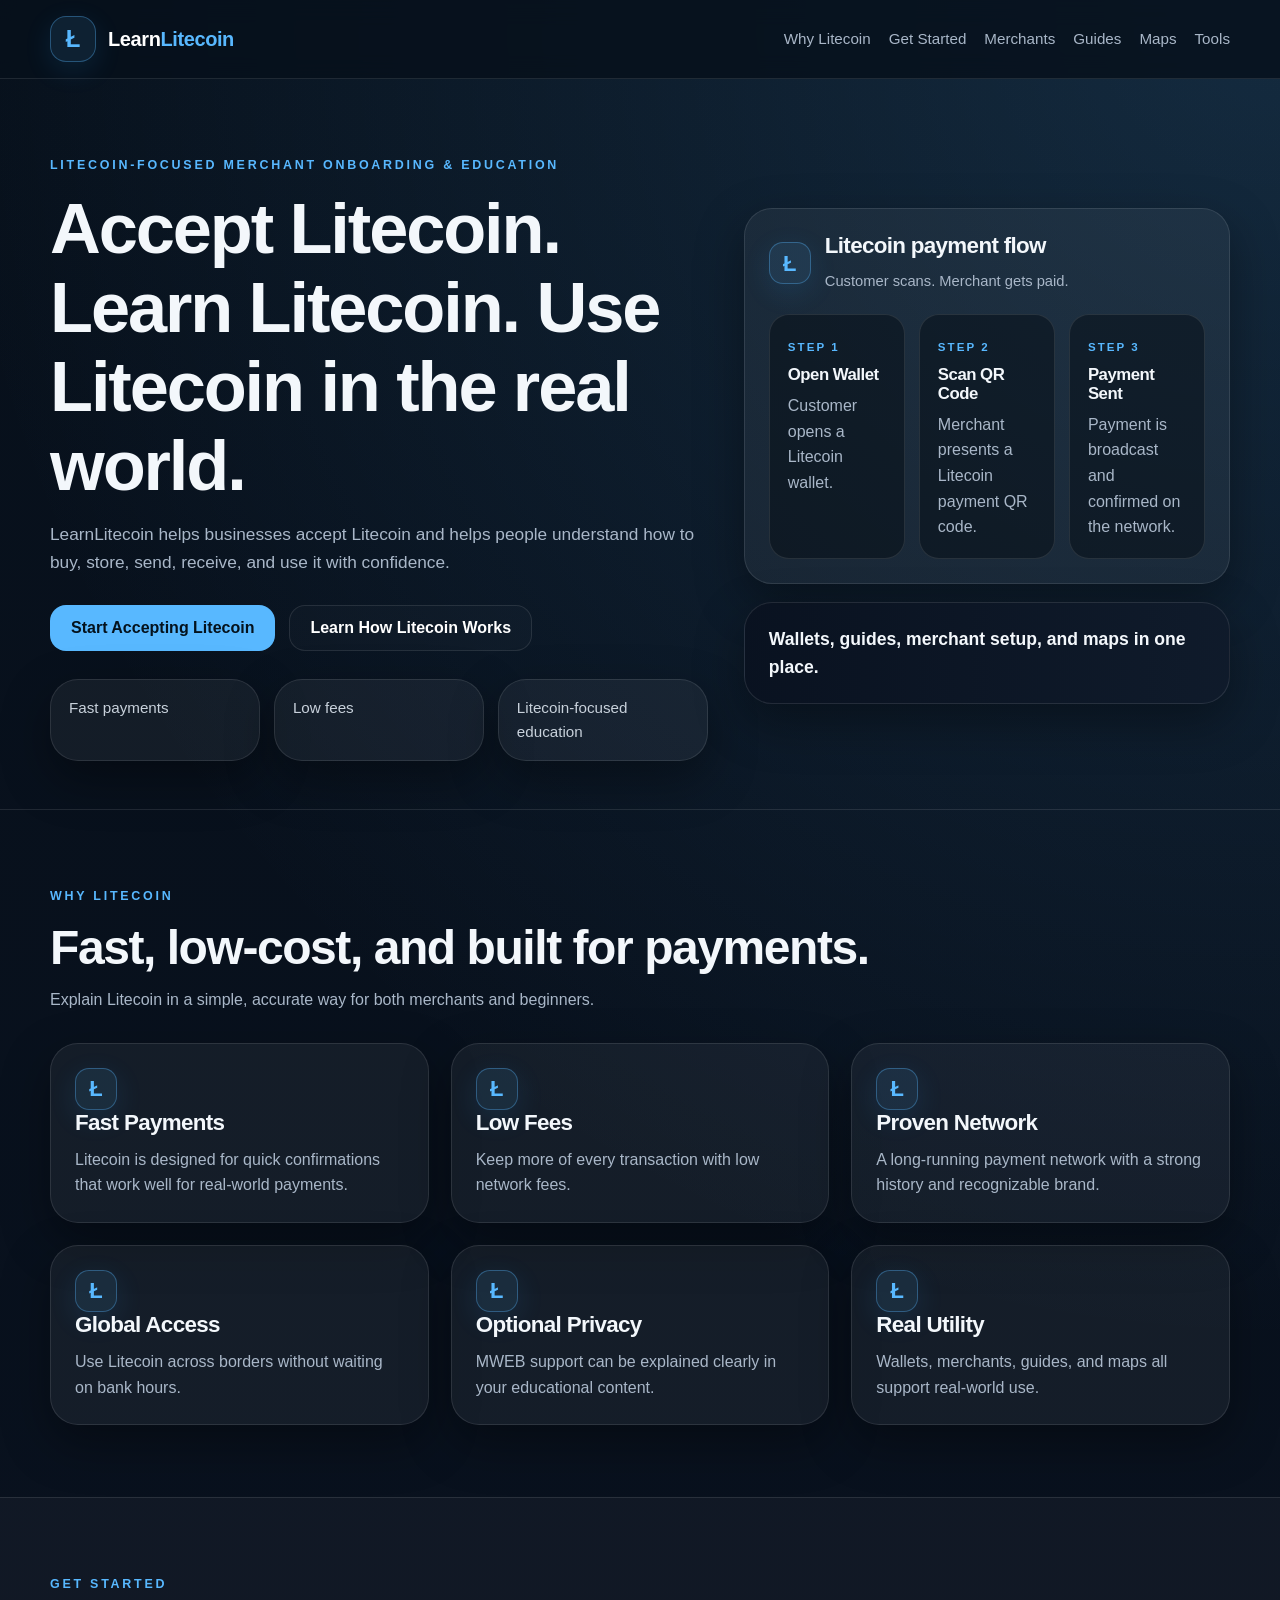
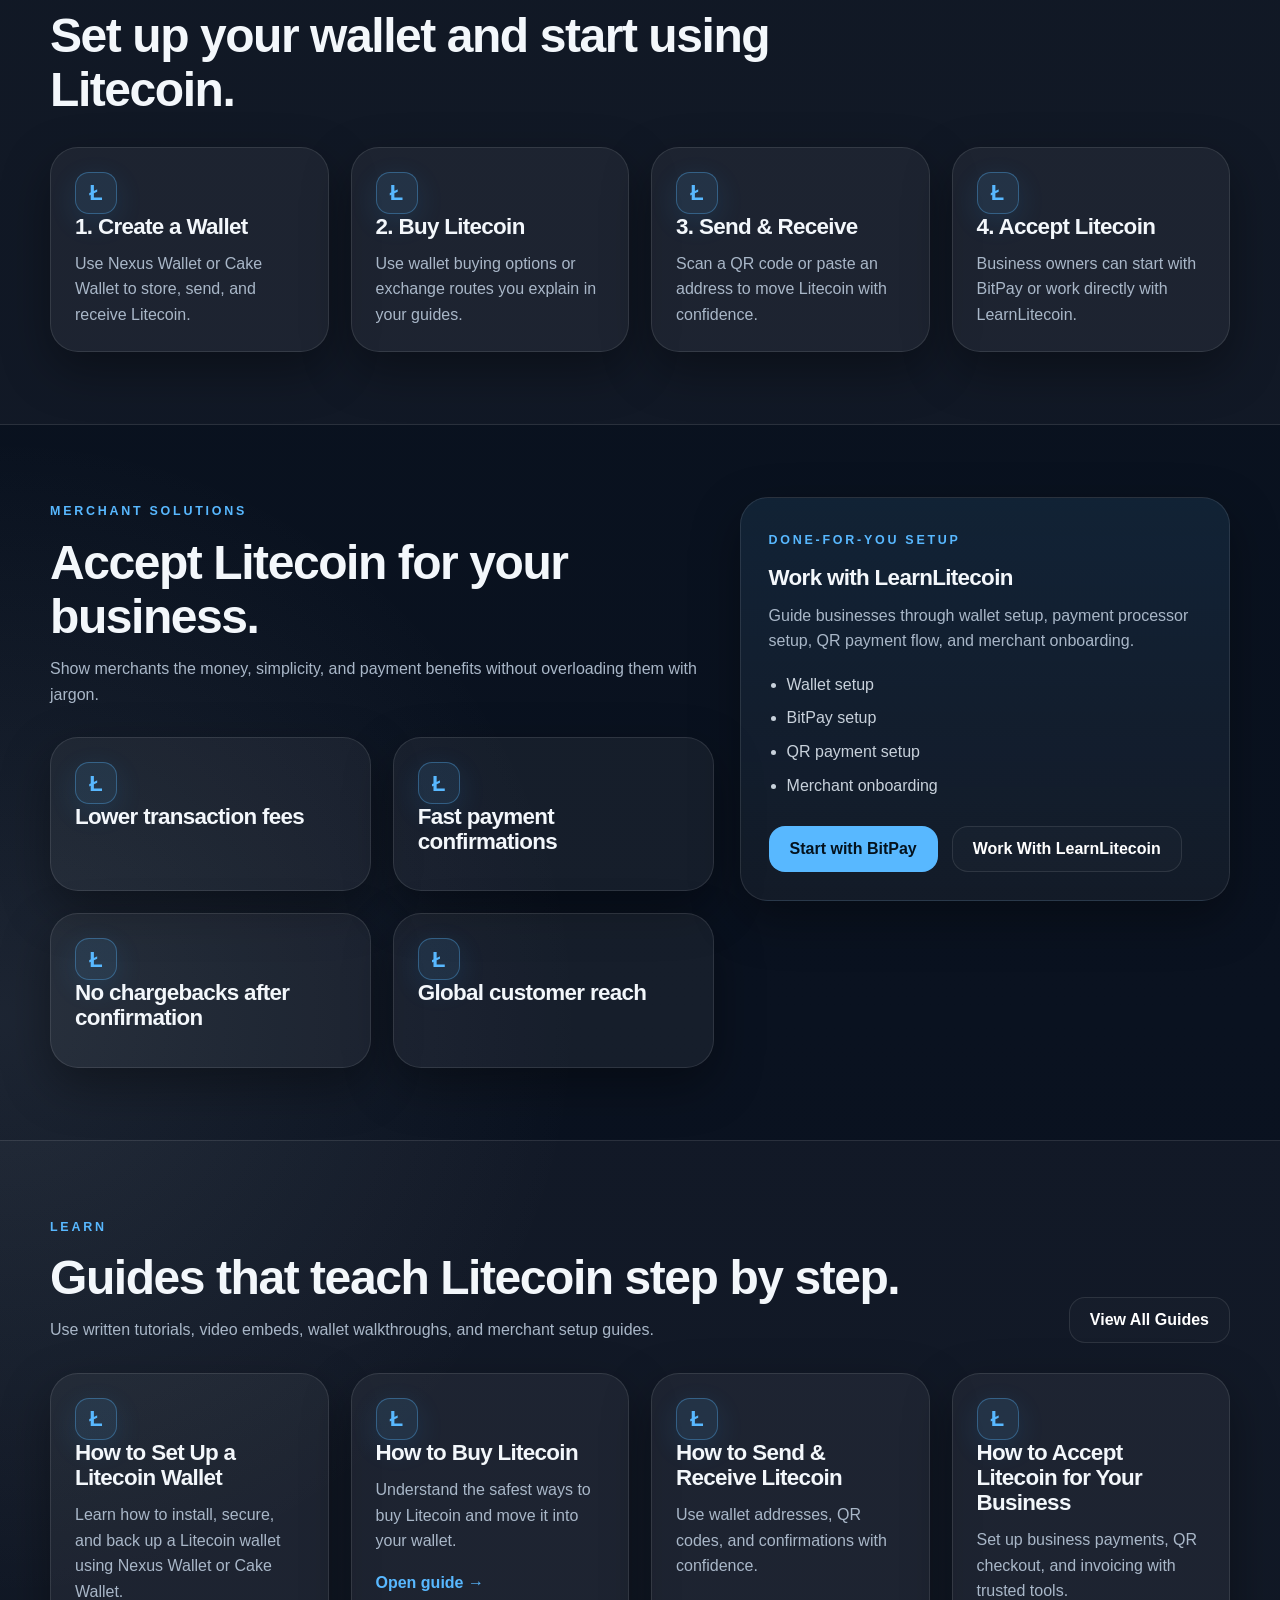
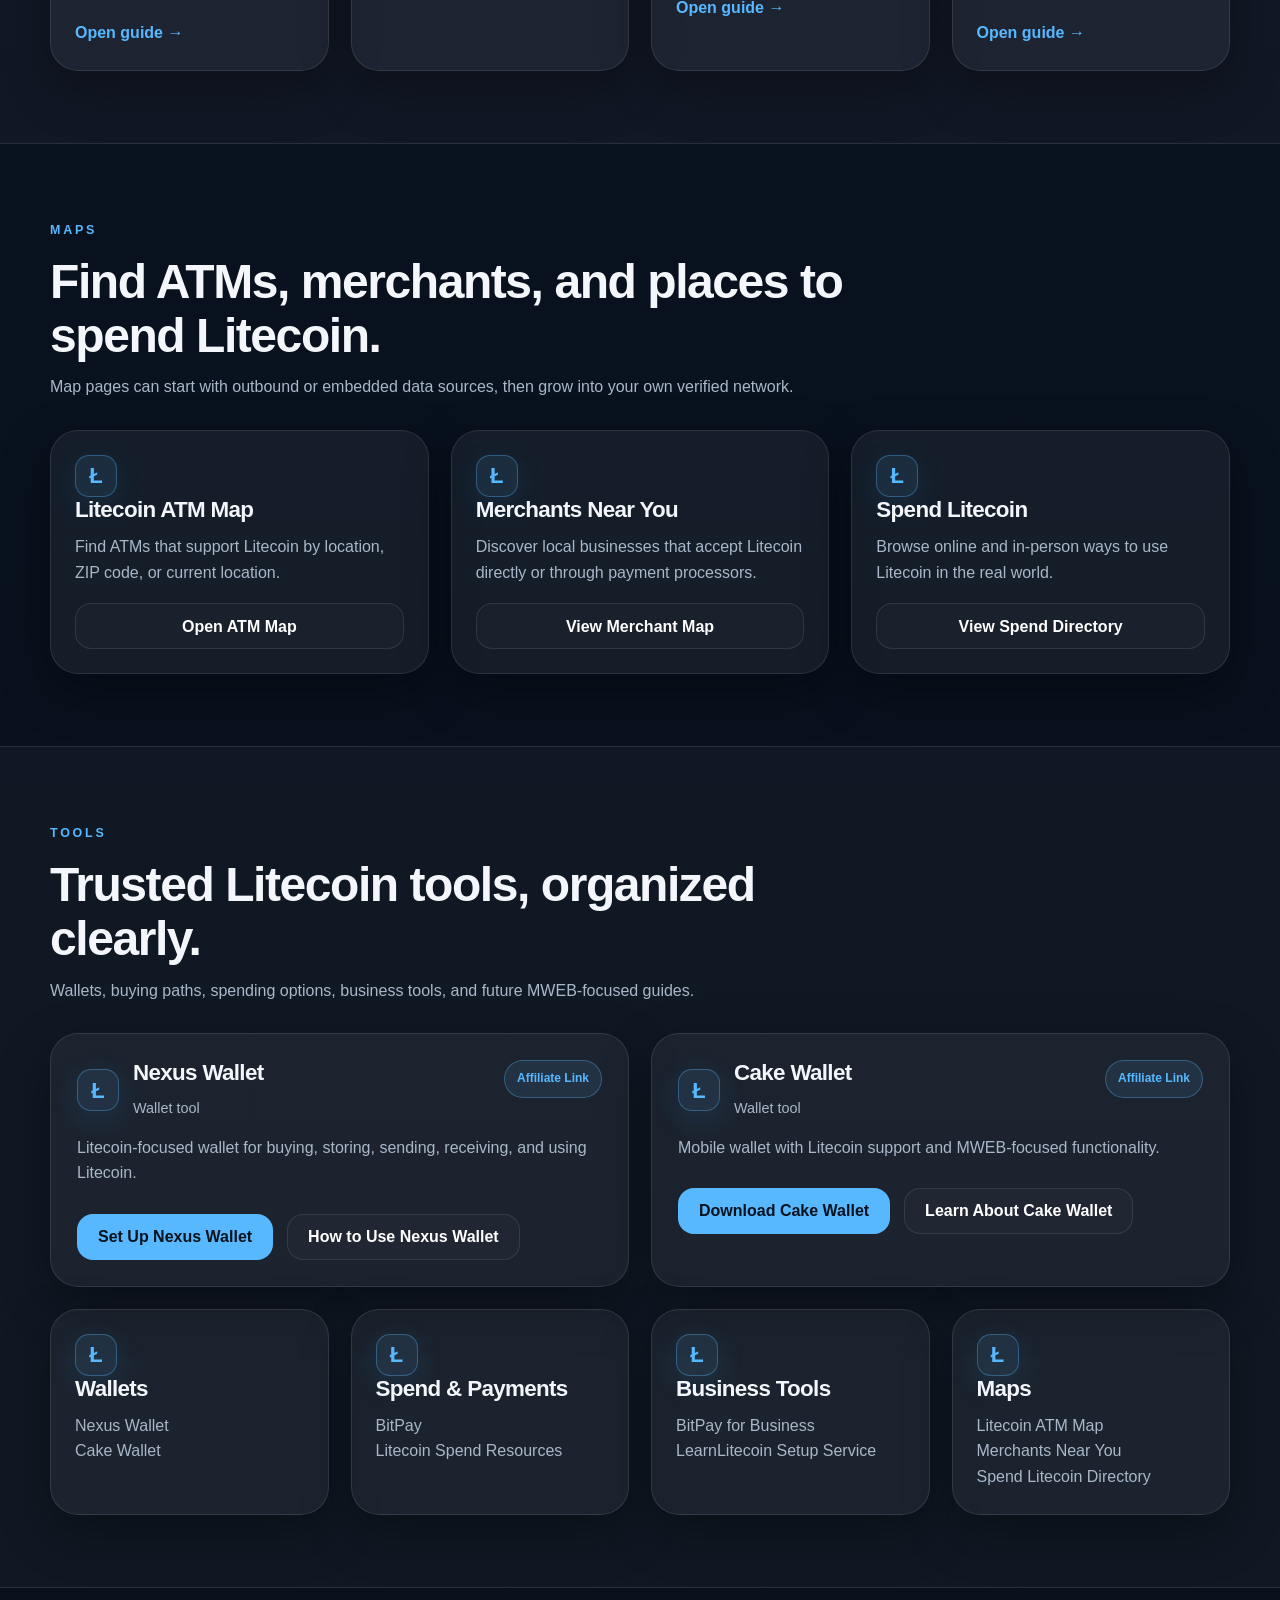
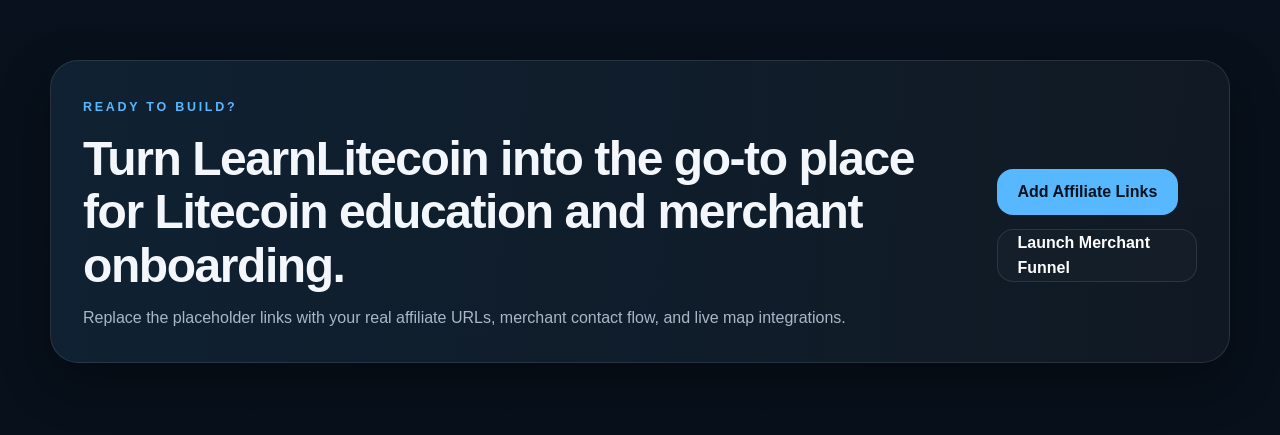
<file: index.html>
<!DOCTYPE html>
<html lang="en">
<head>
  <meta charset="UTF-8" />
  <meta name="viewport" content="width=device-width, initial-scale=1.0" />
  <title>LearnLitecoin</title>
  <meta name="description" content="LearnLitecoin helps businesses accept Litecoin and helps people learn how to buy, use, and understand Litecoin." />
  <link rel="stylesheet" href="styles.css" />
</head>
<body>
  <header class="site-header">
    <div class="container nav">
      <a class="brand" href="index.html">
        <span class="brand-coin">Ł</span>
        <span class="brand-text"><span class="learn">Learn</span><span class="litecoin">Litecoin</span></span>
      </a>

      <nav class="nav-links">
        <a href="#why-litecoin">Why Litecoin</a>
        <a href="#get-started">Get Started</a>
        <a href="#merchant-solutions">Merchants</a>
        <a href="#learn">Guides</a>
        <a href="#maps">Maps</a>
        <a href="#tools">Tools</a>
      </nav>
    </div>
  </header>

  <main>
    <section class="hero">
      <div class="container hero-grid">
        <div class="hero-copy">
          <div class="eyebrow">Litecoin-focused merchant onboarding & education</div>
          <h1>Accept Litecoin. Learn Litecoin. Use Litecoin in the real world.</h1>
          <p class="lead">
            LearnLitecoin helps businesses accept Litecoin and helps people understand how to buy,
            store, send, receive, and use it with confidence.
          </p>

          <div class="hero-actions">
            <a class="btn btn-primary" href="#merchant-solutions">Start Accepting Litecoin</a>
            <a class="btn btn-secondary" href="guides.html">Learn How Litecoin Works</a>
          </div>

          <div class="stat-row">
            <div class="stat-card">Fast payments</div>
            <div class="stat-card">Low fees</div>
            <div class="stat-card">Litecoin-focused education</div>
          </div>
        </div>

        <div class="hero-panel">
          <div class="panel-card">
            <div class="panel-title-row">
              <div class="mini-coin">Ł</div>
              <div>
                <h3>Litecoin payment flow</h3>
                <p>Customer scans. Merchant gets paid.</p>
              </div>
            </div>

            <div class="steps-grid">
              <div class="step-card">
                <span class="step-label">Step 1</span>
                <h4>Open Wallet</h4>
                <p>Customer opens a Litecoin wallet.</p>
              </div>
              <div class="step-card">
                <span class="step-label">Step 2</span>
                <h4>Scan QR Code</h4>
                <p>Merchant presents a Litecoin payment QR code.</p>
              </div>
              <div class="step-card">
                <span class="step-label">Step 3</span>
                <h4>Payment Sent</h4>
                <p>Payment is broadcast and confirmed on the network.</p>
              </div>
            </div>
          </div>

          <div class="panel-banner">
            Wallets, guides, merchant setup, and maps in one place.
          </div>
        </div>
      </div>
    </section>

    <section id="why-litecoin" class="section">
      <div class="container">
        <div class="section-heading">
          <div class="eyebrow">Why Litecoin</div>
          <h2>Fast, low-cost, and built for payments.</h2>
          <p>Explain Litecoin in a simple, accurate way for both merchants and beginners.</p>
        </div>

        <div class="card-grid three">
          <article class="feature-card">
            <div class="coin-badge">Ł</div>
            <h3>Fast Payments</h3>
            <p>Litecoin is designed for quick confirmations that work well for real-world payments.</p>
          </article>
          <article class="feature-card">
            <div class="coin-badge">Ł</div>
            <h3>Low Fees</h3>
            <p>Keep more of every transaction with low network fees.</p>
          </article>
          <article class="feature-card">
            <div class="coin-badge">Ł</div>
            <h3>Proven Network</h3>
            <p>A long-running payment network with a strong history and recognizable brand.</p>
          </article>
          <article class="feature-card">
            <div class="coin-badge">Ł</div>
            <h3>Global Access</h3>
            <p>Use Litecoin across borders without waiting on bank hours.</p>
          </article>
          <article class="feature-card">
            <div class="coin-badge">Ł</div>
            <h3>Optional Privacy</h3>
            <p>MWEB support can be explained clearly in your educational content.</p>
          </article>
          <article class="feature-card">
            <div class="coin-badge">Ł</div>
            <h3>Real Utility</h3>
            <p>Wallets, merchants, guides, and maps all support real-world use.</p>
          </article>
        </div>
      </div>
    </section>

    <section id="get-started" class="section section-alt">
      <div class="container">
        <div class="section-heading">
          <div class="eyebrow">Get Started</div>
          <h2>Set up your wallet and start using Litecoin.</h2>
        </div>

        <div class="card-grid four">
          <article class="feature-card">
            <div class="coin-badge">Ł</div>
            <h3>1. Create a Wallet</h3>
            <p>Use Nexus Wallet or Cake Wallet to store, send, and receive Litecoin.</p>
          </article>
          <article class="feature-card">
            <div class="coin-badge">Ł</div>
            <h3>2. Buy Litecoin</h3>
            <p>Use wallet buying options or exchange routes you explain in your guides.</p>
          </article>
          <article class="feature-card">
            <div class="coin-badge">Ł</div>
            <h3>3. Send &amp; Receive</h3>
            <p>Scan a QR code or paste an address to move Litecoin with confidence.</p>
          </article>
          <article class="feature-card">
            <div class="coin-badge">Ł</div>
            <h3>4. Accept Litecoin</h3>
            <p>Business owners can start with BitPay or work directly with LearnLitecoin.</p>
          </article>
        </div>
      </div>
    </section>

    <section id="merchant-solutions" class="section">
      <div class="container split-grid">
        <div>
          <div class="section-heading left">
            <div class="eyebrow">Merchant Solutions</div>
            <h2>Accept Litecoin for your business.</h2>
            <p>Show merchants the money, simplicity, and payment benefits without overloading them with jargon.</p>
          </div>

          <div class="card-grid two">
            <article class="mini-card">
              <div class="coin-badge">Ł</div>
              <h3>Lower transaction fees</h3>
            </article>
            <article class="mini-card">
              <div class="coin-badge">Ł</div>
              <h3>Fast payment confirmations</h3>
            </article>
            <article class="mini-card">
              <div class="coin-badge">Ł</div>
              <h3>No chargebacks after confirmation</h3>
            </article>
            <article class="mini-card">
              <div class="coin-badge">Ł</div>
              <h3>Global customer reach</h3>
            </article>
          </div>
        </div>

        <aside class="service-panel">
          <div class="eyebrow">Done-for-you setup</div>
          <h3>Work with LearnLitecoin</h3>
          <p>Guide businesses through wallet setup, payment processor setup, QR payment flow, and merchant onboarding.</p>
          <ul class="check-list">
            <li>Wallet setup</li>
            <li>BitPay setup</li>
            <li>QR payment setup</li>
            <li>Merchant onboarding</li>
          </ul>
          <div class="panel-actions">
            <a class="btn btn-primary" href="#bitpay-affiliate-link">Start with BitPay</a>
            <a class="btn btn-secondary" href="mailto:you@example.com">Work With LearnLitecoin</a>
          </div>
        </aside>
      </div>
    </section>

    <section id="learn" class="section section-alt">
      <div class="container">
        <div class="section-heading heading-row">
          <div>
            <div class="eyebrow">Learn</div>
            <h2>Guides that teach Litecoin step by step.</h2>
            <p>Use written tutorials, video embeds, wallet walkthroughs, and merchant setup guides.</p>
          </div>
          <a class="btn btn-secondary" href="guides.html">View All Guides</a>
        </div>

        <div class="card-grid four">
          <article class="feature-card">
            <div class="coin-badge">Ł</div>
            <h3>How to Set Up a Litecoin Wallet</h3>
            <p>Learn how to install, secure, and back up a Litecoin wallet using Nexus Wallet or Cake Wallet.</p>
            <a class="text-link" href="guides.html#wallet-guide">Open guide →</a>
          </article>
          <article class="feature-card">
            <div class="coin-badge">Ł</div>
            <h3>How to Buy Litecoin</h3>
            <p>Understand the safest ways to buy Litecoin and move it into your wallet.</p>
            <a class="text-link" href="guides.html#buy-guide">Open guide →</a>
          </article>
          <article class="feature-card">
            <div class="coin-badge">Ł</div>
            <h3>How to Send &amp; Receive Litecoin</h3>
            <p>Use wallet addresses, QR codes, and confirmations with confidence.</p>
            <a class="text-link" href="guides.html#send-guide">Open guide →</a>
          </article>
          <article class="feature-card">
            <div class="coin-badge">Ł</div>
            <h3>How to Accept Litecoin for Your Business</h3>
            <p>Set up business payments, QR checkout, and invoicing with trusted tools.</p>
            <a class="text-link" href="guides.html#merchant-guide">Open guide →</a>
          </article>
        </div>
      </div>
    </section>

    <section id="maps" class="section">
      <div class="container">
        <div class="section-heading">
          <div class="eyebrow">Maps</div>
          <h2>Find ATMs, merchants, and places to spend Litecoin.</h2>
          <p>Map pages can start with outbound or embedded data sources, then grow into your own verified network.</p>
        </div>

        <div class="card-grid three">
          <article class="feature-card">
            <div class="coin-badge">Ł</div>
            <h3>Litecoin ATM Map</h3>
            <p>Find ATMs that support Litecoin by location, ZIP code, or current location.</p>
            <a class="btn btn-secondary btn-full" href="#atm-map-link">Open ATM Map</a>
          </article>
          <article class="feature-card">
            <div class="coin-badge">Ł</div>
            <h3>Merchants Near You</h3>
            <p>Discover local businesses that accept Litecoin directly or through payment processors.</p>
            <a class="btn btn-secondary btn-full" href="#merchant-map-link">View Merchant Map</a>
          </article>
          <article class="feature-card">
            <div class="coin-badge">Ł</div>
            <h3>Spend Litecoin</h3>
            <p>Browse online and in-person ways to use Litecoin in the real world.</p>
            <a class="btn btn-secondary btn-full" href="#spend-directory-link">View Spend Directory</a>
          </article>
        </div>
      </div>
    </section>

    <section id="tools" class="section section-alt">
      <div class="container">
        <div class="section-heading">
          <div class="eyebrow">Tools</div>
          <h2>Trusted Litecoin tools, organized clearly.</h2>
          <p>Wallets, buying paths, spending options, business tools, and future MWEB-focused guides.</p>
        </div>

        <div class="tools-grid">
          <article class="tool-card wide">
            <div class="tool-header">
              <div class="tool-title-wrap">
                <div class="coin-badge">Ł</div>
                <div>
                  <h3>Nexus Wallet</h3>
                  <p>Wallet tool</p>
                </div>
              </div>
              <span class="affiliate-badge">Affiliate Link</span>
            </div>
            <p>Litecoin-focused wallet for buying, storing, sending, receiving, and using Litecoin.</p>
            <div class="tool-actions">
              <a class="btn btn-primary" href="#nexus-affiliate-link">Set Up Nexus Wallet</a>
              <a class="btn btn-secondary" href="guides.html#wallet-guide">How to Use Nexus Wallet</a>
            </div>
          </article>

          <article class="tool-card wide">
            <div class="tool-header">
              <div class="tool-title-wrap">
                <div class="coin-badge">Ł</div>
                <div>
                  <h3>Cake Wallet</h3>
                  <p>Wallet tool</p>
                </div>
              </div>
              <span class="affiliate-badge">Affiliate Link</span>
            </div>
            <p>Mobile wallet with Litecoin support and MWEB-focused functionality.</p>
            <div class="tool-actions">
              <a class="btn btn-primary" href="#cake-affiliate-link">Download Cake Wallet</a>
              <a class="btn btn-secondary" href="guides.html#wallet-guide">Learn About Cake Wallet</a>
            </div>
          </article>
        </div>

        <div class="card-grid four top-gap">
          <article class="mini-card">
            <div class="coin-badge">Ł</div>
            <h3>Wallets</h3>
            <p>Nexus Wallet<br />Cake Wallet</p>
          </article>
          <article class="mini-card">
            <div class="coin-badge">Ł</div>
            <h3>Spend &amp; Payments</h3>
            <p>BitPay<br />Litecoin Spend Resources</p>
          </article>
          <article class="mini-card">
            <div class="coin-badge">Ł</div>
            <h3>Business Tools</h3>
            <p>BitPay for Business<br />LearnLitecoin Setup Service</p>
          </article>
          <article class="mini-card">
            <div class="coin-badge">Ł</div>
            <h3>Maps</h3>
            <p>Litecoin ATM Map<br />Merchants Near You<br />Spend Litecoin Directory</p>
          </article>
        </div>
      </div>
    </section>

    <section class="section">
      <div class="container">
        <div class="cta-band">
          <div>
            <div class="eyebrow">Ready to build?</div>
            <h2>Turn LearnLitecoin into the go-to place for Litecoin education and merchant onboarding.</h2>
            <p>Replace the placeholder links with your real affiliate URLs, merchant contact flow, and live map integrations.</p>
          </div>
          <div class="panel-actions">
            <a class="btn btn-primary" href="#nexus-affiliate-link">Add Affiliate Links</a>
            <a class="btn btn-secondary" href="#merchant-solutions">Launch Merchant Funnel</a>
          </div>
        </div>
      </div>
    </section>
  </main>
</body>
</html>
</file>
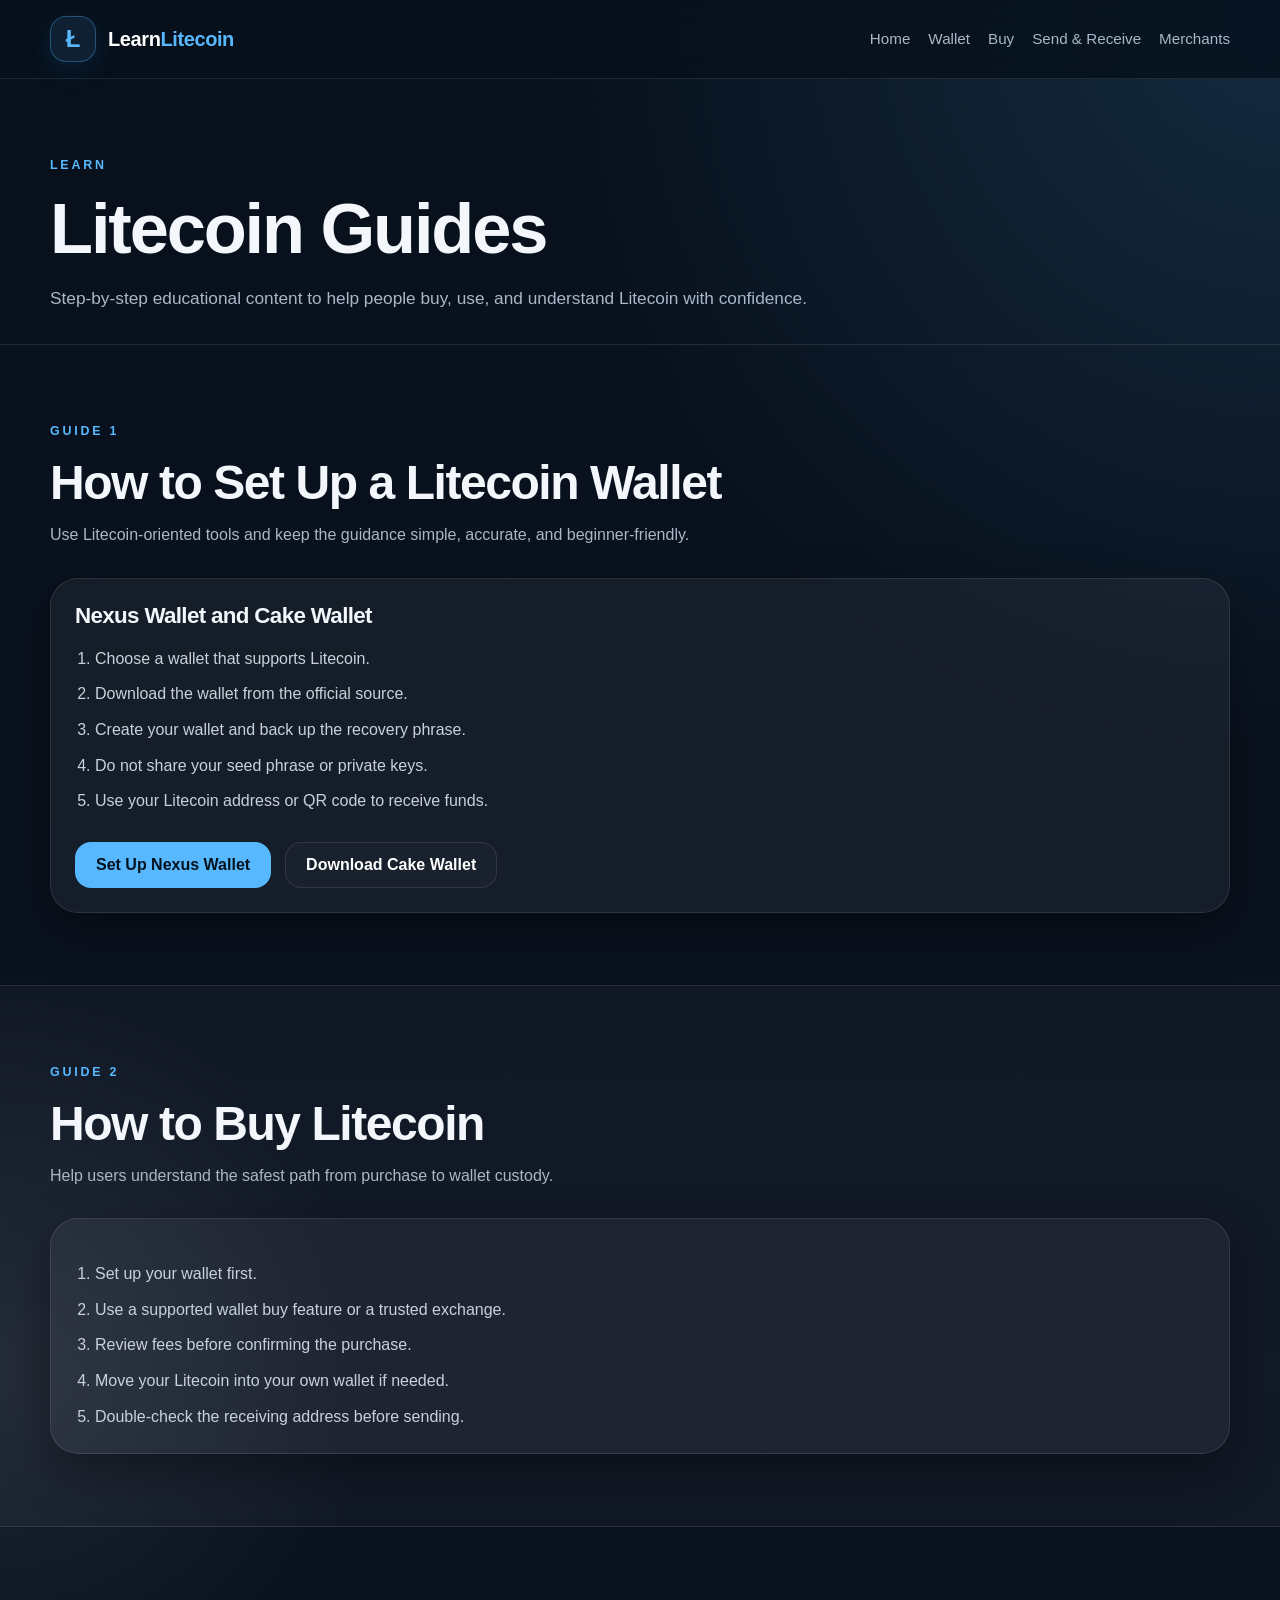
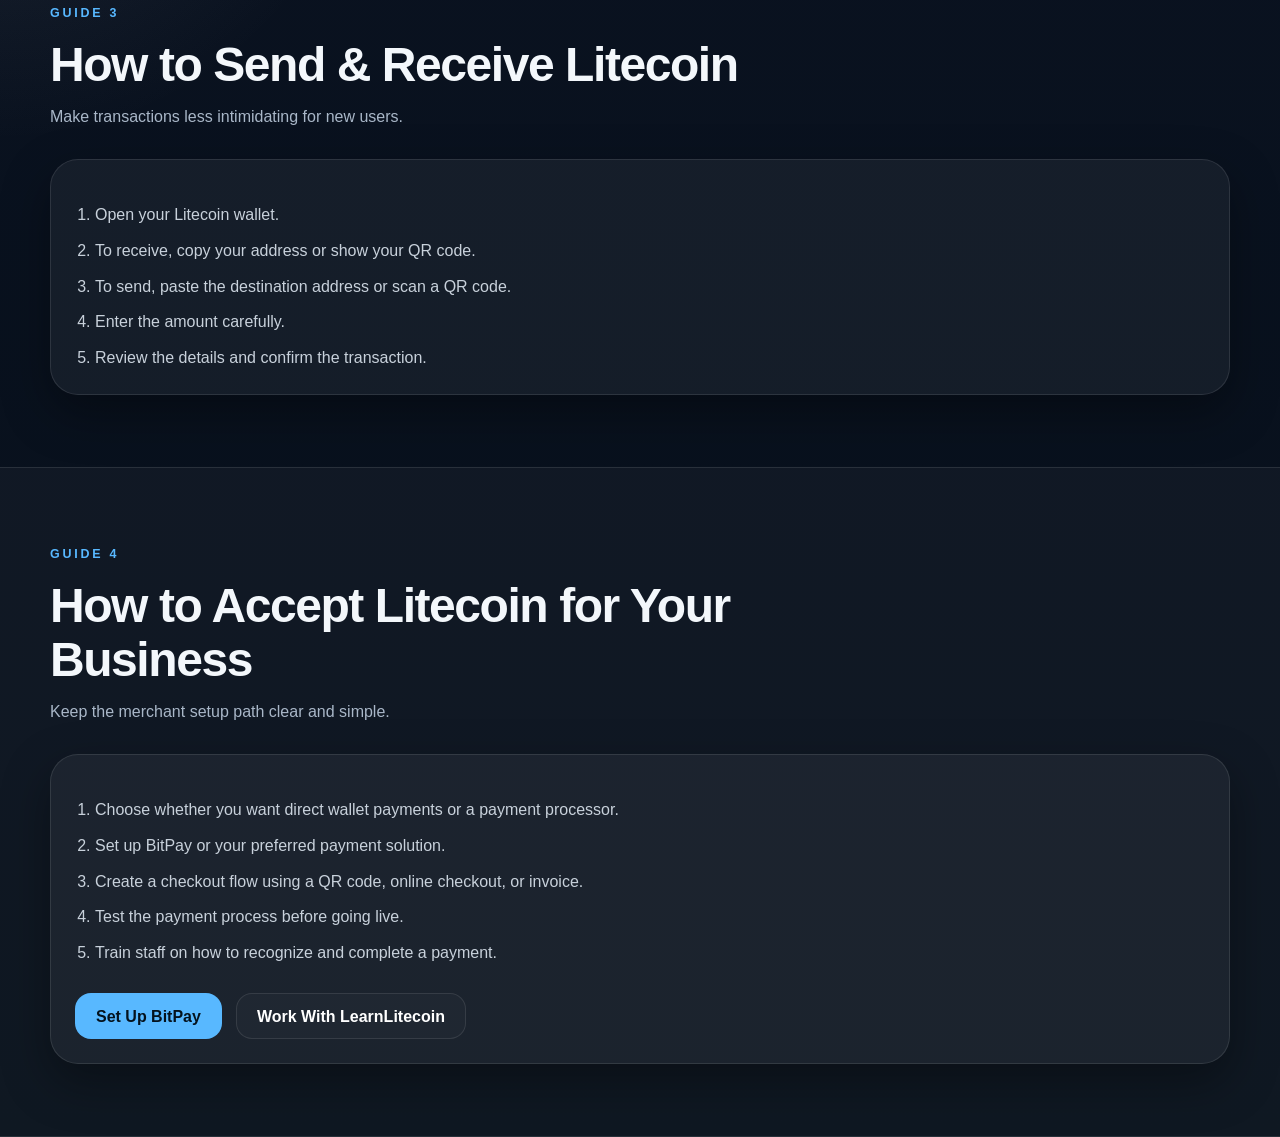
<file: guides.html>
<!DOCTYPE html>
<html lang="en">
<head>
  <meta charset="UTF-8" />
  <meta name="viewport" content="width=device-width, initial-scale=1.0" />
  <title>LearnLitecoin Guides</title>
  <meta name="description" content="Step-by-step Litecoin guides for wallets, buying, sending, receiving, and merchant setup." />
  <link rel="stylesheet" href="styles.css" />
</head>
<body>
  <header class="site-header">
    <div class="container nav">
      <a class="brand" href="index.html">
        <span class="brand-coin">Ł</span>
        <span class="brand-text"><span class="learn">Learn</span><span class="litecoin">Litecoin</span></span>
      </a>
      <nav class="nav-links">
        <a href="index.html">Home</a>
        <a href="#wallet-guide">Wallet</a>
        <a href="#buy-guide">Buy</a>
        <a href="#send-guide">Send & Receive</a>
        <a href="#merchant-guide">Merchants</a>
      </nav>
    </div>
  </header>

  <main>
    <section class="hero hero-small">
      <div class="container">
        <div class="eyebrow">Learn</div>
        <h1>Litecoin Guides</h1>
        <p class="lead">Step-by-step educational content to help people buy, use, and understand Litecoin with confidence.</p>
      </div>
    </section>

    <section class="section" id="wallet-guide">
      <div class="container">
        <div class="section-heading left">
          <div class="eyebrow">Guide 1</div>
          <h2>How to Set Up a Litecoin Wallet</h2>
          <p>Use Litecoin-oriented tools and keep the guidance simple, accurate, and beginner-friendly.</p>
        </div>

        <div class="guide-card">
          <h3>Nexus Wallet and Cake Wallet</h3>
          <ol class="guide-list">
            <li>Choose a wallet that supports Litecoin.</li>
            <li>Download the wallet from the official source.</li>
            <li>Create your wallet and back up the recovery phrase.</li>
            <li>Do not share your seed phrase or private keys.</li>
            <li>Use your Litecoin address or QR code to receive funds.</li>
          </ol>
          <div class="tool-actions">
            <a class="btn btn-primary" href="#nexus-affiliate-link">Set Up Nexus Wallet</a>
            <a class="btn btn-secondary" href="#cake-affiliate-link">Download Cake Wallet</a>
          </div>
        </div>
      </div>
    </section>

    <section class="section section-alt" id="buy-guide">
      <div class="container">
        <div class="section-heading left">
          <div class="eyebrow">Guide 2</div>
          <h2>How to Buy Litecoin</h2>
          <p>Help users understand the safest path from purchase to wallet custody.</p>
        </div>

        <div class="guide-card">
          <ol class="guide-list">
            <li>Set up your wallet first.</li>
            <li>Use a supported wallet buy feature or a trusted exchange.</li>
            <li>Review fees before confirming the purchase.</li>
            <li>Move your Litecoin into your own wallet if needed.</li>
            <li>Double-check the receiving address before sending.</li>
          </ol>
        </div>
      </div>
    </section>

    <section class="section" id="send-guide">
      <div class="container">
        <div class="section-heading left">
          <div class="eyebrow">Guide 3</div>
          <h2>How to Send &amp; Receive Litecoin</h2>
          <p>Make transactions less intimidating for new users.</p>
        </div>

        <div class="guide-card">
          <ol class="guide-list">
            <li>Open your Litecoin wallet.</li>
            <li>To receive, copy your address or show your QR code.</li>
            <li>To send, paste the destination address or scan a QR code.</li>
            <li>Enter the amount carefully.</li>
            <li>Review the details and confirm the transaction.</li>
          </ol>
        </div>
      </div>
    </section>

    <section class="section section-alt" id="merchant-guide">
      <div class="container">
        <div class="section-heading left">
          <div class="eyebrow">Guide 4</div>
          <h2>How to Accept Litecoin for Your Business</h2>
          <p>Keep the merchant setup path clear and simple.</p>
        </div>

        <div class="guide-card">
          <ol class="guide-list">
            <li>Choose whether you want direct wallet payments or a payment processor.</li>
            <li>Set up BitPay or your preferred payment solution.</li>
            <li>Create a checkout flow using a QR code, online checkout, or invoice.</li>
            <li>Test the payment process before going live.</li>
            <li>Train staff on how to recognize and complete a payment.</li>
          </ol>
          <div class="tool-actions">
            <a class="btn btn-primary" href="#bitpay-affiliate-link">Set Up BitPay</a>
            <a class="btn btn-secondary" href="mailto:you@example.com">Work With LearnLitecoin</a>
          </div>
        </div>
      </div>
    </section>
  </main>
</body>
</html>
</file>
<file: styles.css>
:root {
  --bg: #08111d;
  --bg-alt: #0d1725;
  --panel: rgba(255, 255, 255, 0.05);
  --panel-strong: rgba(255, 255, 255, 0.07);
  --line: rgba(255, 255, 255, 0.10);
  --text: #f3f7fb;
  --muted: #a9b7c8;
  --blue: #58b8ff;
  --blue-strong: #2fa8ff;
  --silver: #c8d1db;
  --shadow: 0 18px 48px rgba(0, 0, 0, 0.35);
  --radius: 28px;
  --radius-sm: 18px;
  --container: 1180px;
}

* {
  box-sizing: border-box;
}

html {
  scroll-behavior: smooth;
}

body {
  margin: 0;
  font-family: Arial, Helvetica, sans-serif;
  color: var(--text);
  background:
    radial-gradient(circle at top right, rgba(88, 184, 255, 0.16), transparent 25%),
    radial-gradient(circle at left center, rgba(200, 209, 219, 0.10), transparent 20%),
    linear-gradient(180deg, #07101b 0%, #0a1220 50%, #07101b 100%);
  line-height: 1.6;
}

a {
  color: var(--blue);
  text-decoration: none;
}

a:hover {
  opacity: 0.92;
}

.container {
  width: min(var(--container), calc(100% - 32px));
  margin: 0 auto;
}

.site-header {
  position: sticky;
  top: 0;
  z-index: 50;
  backdrop-filter: blur(12px);
  background: rgba(7, 16, 27, 0.82);
  border-bottom: 1px solid var(--line);
}

.nav {
  display: flex;
  align-items: center;
  justify-content: space-between;
  gap: 18px;
  padding: 16px 0;
}

.brand {
  display: flex;
  align-items: center;
  gap: 12px;
  color: white;
}

.brand-coin,
.mini-coin,
.coin-badge {
  display: inline-flex;
  align-items: center;
  justify-content: center;
  color: var(--blue);
  background: rgba(88, 184, 255, 0.10);
  border: 1px solid rgba(88, 184, 255, 0.35);
  box-shadow: 0 8px 28px rgba(47, 168, 255, 0.12);
}

.brand-coin {
  width: 46px;
  height: 46px;
  border-radius: 16px;
  font-size: 24px;
  font-weight: 900;
}

.mini-coin,
.coin-badge {
  width: 42px;
  height: 42px;
  border-radius: 14px;
  font-size: 22px;
  font-weight: 900;
}

.brand-text {
  font-size: 1.25rem;
  font-weight: 800;
  letter-spacing: -0.02em;
}

.brand-text .learn {
  color: white;
}

.brand-text .litecoin {
  color: var(--blue);
}

.nav-links {
  display: flex;
  flex-wrap: wrap;
  gap: 18px;
}

.nav-links a {
  color: var(--muted);
  font-size: 0.95rem;
}

.nav-links a:hover {
  color: var(--blue);
}

.hero {
  padding: 72px 0 48px;
  border-bottom: 1px solid var(--line);
}

.hero-small {
  padding-bottom: 32px;
}

.hero-grid {
  display: grid;
  grid-template-columns: 1.15fr 0.85fr;
  gap: 36px;
  align-items: center;
}

.eyebrow {
  display: inline-block;
  margin-bottom: 14px;
  font-size: 0.78rem;
  text-transform: uppercase;
  letter-spacing: 0.22em;
  color: var(--blue);
  font-weight: 700;
}

h1, h2, h3, h4 {
  margin: 0 0 12px;
  line-height: 1.12;
  letter-spacing: -0.03em;
}

h1 {
  font-size: clamp(2.5rem, 6vw, 4.4rem);
  max-width: 900px;
}

h2 {
  font-size: clamp(2rem, 4vw, 3rem);
}

h3 {
  font-size: 1.4rem;
}

p {
  margin: 0;
  color: var(--muted);
}

.lead {
  font-size: 1.08rem;
  max-width: 760px;
  margin-top: 16px;
}

.hero-actions,
.tool-actions,
.panel-actions {
  display: flex;
  flex-wrap: wrap;
  gap: 14px;
  margin-top: 28px;
}

.btn {
  display: inline-flex;
  align-items: center;
  justify-content: center;
  min-height: 46px;
  padding: 0 20px;
  border-radius: 16px;
  font-weight: 700;
  transition: 0.2s ease;
  border: 1px solid transparent;
}

.btn-primary {
  background: var(--blue);
  color: #04121d;
}

.btn-primary:hover {
  background: #7cc9ff;
}

.btn-secondary {
  border-color: var(--line);
  color: white;
  background: rgba(255,255,255,0.02);
}

.btn-secondary:hover {
  border-color: rgba(88, 184, 255, 0.45);
  color: var(--blue);
}

.btn-full {
  width: 100%;
  margin-top: 18px;
}

.stat-row {
  display: grid;
  grid-template-columns: repeat(3, 1fr);
  gap: 14px;
  margin-top: 28px;
  max-width: 720px;
}

.stat-card,
.panel-card,
.panel-banner,
.feature-card,
.mini-card,
.service-panel,
.tool-card,
.guide-card,
.cta-band {
  border: 1px solid var(--line);
  background: var(--panel);
  border-radius: var(--radius);
  box-shadow: var(--shadow);
}

.stat-card {
  padding: 16px 18px;
  color: var(--silver);
  font-size: 0.95rem;
}

.hero-panel {
  display: grid;
  gap: 18px;
}

.panel-card {
  padding: 24px;
}

.panel-title-row {
  display: flex;
  gap: 14px;
  align-items: center;
  margin-bottom: 20px;
}

.panel-title-row p {
  font-size: 0.92rem;
}

.steps-grid {
  display: grid;
  grid-template-columns: repeat(3, 1fr);
  gap: 14px;
}

.step-card {
  padding: 18px;
  border: 1px solid var(--line);
  border-radius: 20px;
  background: rgba(4, 10, 17, 0.45);
}

.step-label {
  display: inline-block;
  margin-bottom: 10px;
  font-size: 0.72rem;
  text-transform: uppercase;
  letter-spacing: 0.18em;
  color: var(--blue);
  font-weight: 700;
}

.step-card h4 {
  font-size: 1.05rem;
  margin-bottom: 8px;
}

.panel-banner {
  padding: 22px 24px;
  font-size: 1.1rem;
  font-weight: 700;
  background: linear-gradient(90deg, rgba(10,18,32,0.95), rgba(16,27,43,0.95));
}

.section {
  padding: 72px 0;
}

.section-alt {
  background: rgba(255,255,255,0.03);
  border-top: 1px solid var(--line);
  border-bottom: 1px solid var(--line);
}

.section-heading {
  max-width: 840px;
  margin-bottom: 30px;
}

.section-heading.left {
  max-width: 720px;
}

.heading-row {
  display: flex;
  justify-content: space-between;
  align-items: end;
  gap: 18px;
  max-width: none;
}

.card-grid {
  display: grid;
  gap: 22px;
}

.card-grid.two {
  grid-template-columns: repeat(2, 1fr);
}

.card-grid.three {
  grid-template-columns: repeat(3, 1fr);
}

.card-grid.four {
  grid-template-columns: repeat(4, 1fr);
}

.feature-card,
.mini-card,
.tool-card,
.guide-card {
  padding: 24px;
}

.feature-card p,
.mini-card p,
.tool-card p,
.guide-card p {
  margin-top: 10px;
}

.text-link {
  display: inline-block;
  margin-top: 16px;
  font-weight: 700;
}

.split-grid {
  display: grid;
  grid-template-columns: 1.15fr 0.85fr;
  gap: 26px;
  align-items: start;
}

.service-panel {
  padding: 28px;
  background: linear-gradient(180deg, rgba(88,184,255,0.10), rgba(255,255,255,0.04));
}

.check-list {
  margin: 18px 0 0;
  padding-left: 18px;
  color: var(--silver);
}

.check-list li + li {
  margin-top: 8px;
}

.tools-grid {
  display: grid;
  grid-template-columns: repeat(2, 1fr);
  gap: 22px;
}

.tool-card.wide {
  padding: 26px;
}

.tool-header {
  display: flex;
  justify-content: space-between;
  align-items: start;
  gap: 16px;
  margin-bottom: 14px;
}

.tool-title-wrap {
  display: flex;
  gap: 14px;
  align-items: center;
}

.tool-title-wrap p {
  margin-top: 4px;
  font-size: 0.9rem;
}

.affiliate-badge {
  white-space: nowrap;
  padding: 8px 12px;
  border-radius: 999px;
  border: 1px solid rgba(88,184,255,0.35);
  background: rgba(88,184,255,0.10);
  color: var(--blue);
  font-size: 0.75rem;
  font-weight: 700;
}

.top-gap {
  margin-top: 22px;
}

.guide-list {
  margin: 18px 0 0;
  padding-left: 20px;
  color: var(--silver);
}

.guide-list li + li {
  margin-top: 10px;
}

.cta-band {
  padding: 32px;
  display: flex;
  justify-content: space-between;
  gap: 24px;
  align-items: center;
  background: linear-gradient(90deg, rgba(88,184,255,0.10), rgba(255,255,255,0.04));
}

@media (max-width: 1080px) {
  .hero-grid,
  .split-grid,
  .tools-grid,
  .card-grid.three,
  .card-grid.four {
    grid-template-columns: 1fr 1fr;
  }

  .steps-grid {
    grid-template-columns: 1fr;
  }

  .heading-row,
  .cta-band {
    flex-direction: column;
    align-items: start;
  }
}

@media (max-width: 760px) {
  .nav {
    flex-direction: column;
    align-items: start;
  }

  .nav-links {
    gap: 12px;
  }

  .hero-grid,
  .split-grid,
  .tools-grid,
  .card-grid.two,
  .card-grid.three,
  .card-grid.four,
  .stat-row {
    grid-template-columns: 1fr;
  }

  .section,
  .hero {
    padding: 56px 0;
  }

  .panel-card,
  .panel-banner,
  .service-panel,
  .cta-band {
    padding: 22px;
  }
}
</file>
